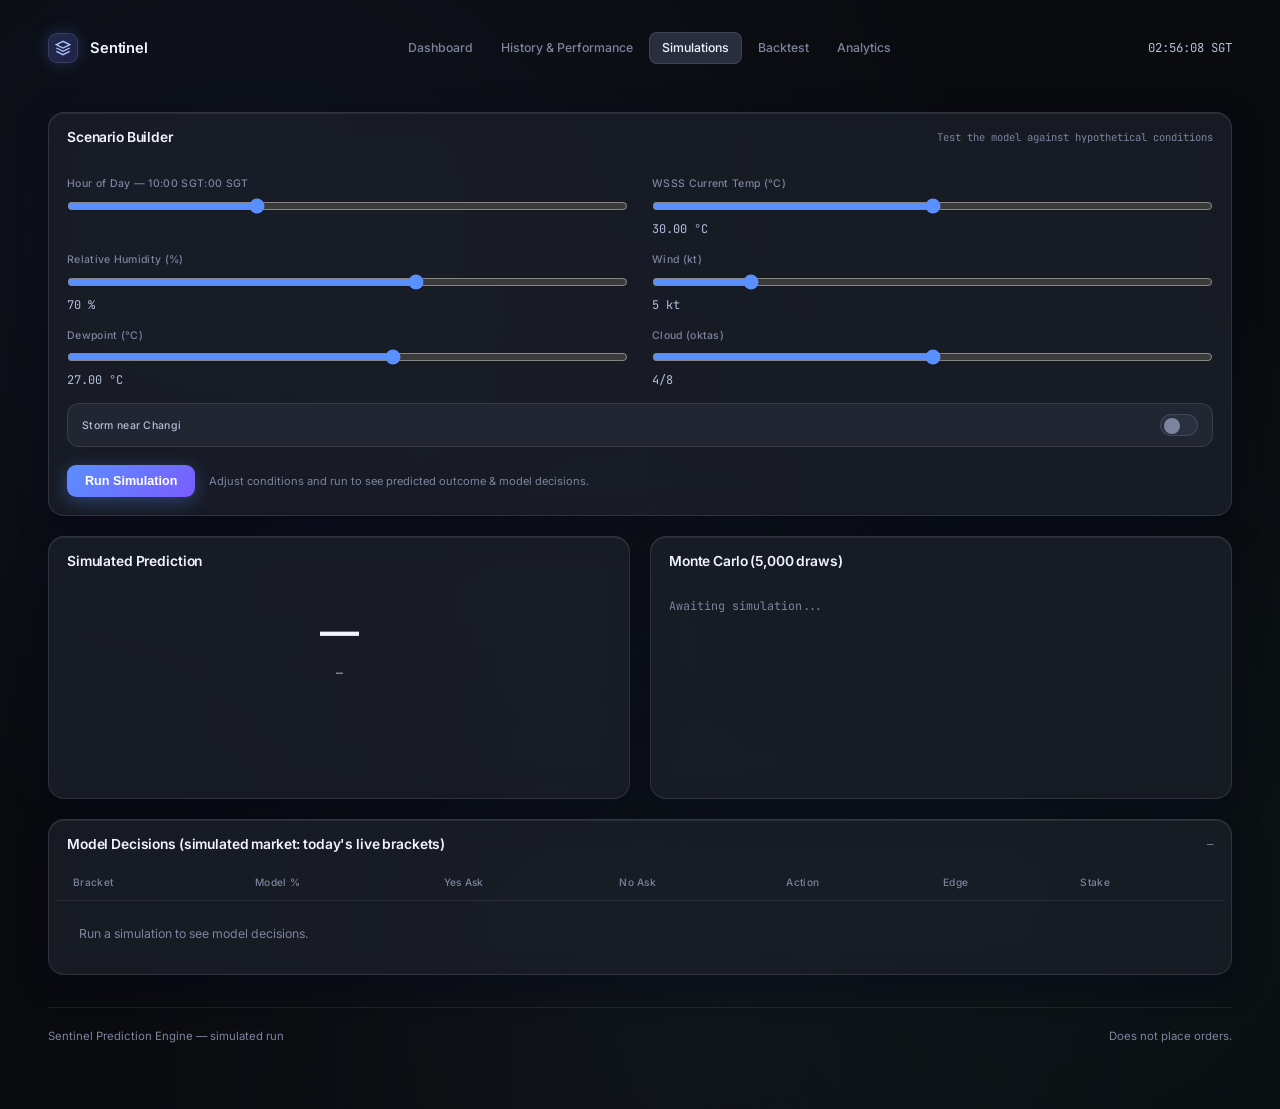
<file: static/simulate.html>
<!DOCTYPE html>
<html lang="en">
<head>
  <meta charset="utf-8" />
  <meta name="viewport" content="width=device-width, initial-scale=1" />
  <title>Sentinel · Simulations</title>
  <link rel="preconnect" href="https://fonts.googleapis.com">
  <link rel="preconnect" href="https://fonts.gstatic.com" crossorigin>
  <link href="https://fonts.googleapis.com/css2?family=JetBrains+Mono:wght@400;500;600&family=Inter:wght@400;500;600;700&display=swap" rel="stylesheet">
  <link rel="stylesheet" href="style.css" />
</head>
<body>
  <div class="app">
    <header class="header">
      <div class="header__brand">
        <a href="index.html" style="text-decoration:none;color:inherit">
          <div class="header__logo">
            <svg width="24" height="24" viewBox="0 0 24 24" fill="none" stroke="currentColor" stroke-width="2">
              <path d="M12 2L2 7l10 5 10-5-10-5zM2 17l10 5 10-5M2 12l10 5 10-5"/>
            </svg>
          </div>
        </a>
        <h1 class="header__title">Sentinel</h1>
      </div>
      <nav class="nav">
        <a class="nav__link" href="index.html">Dashboard</a>
        <a class="nav__link" href="history.html">History &amp; Performance</a>
        <a class="nav__link is-active" href="simulate.html">Simulations</a>
        <a class="nav__link" href="backtest.html">Backtest</a>
        <a class="nav__link" href="analytics.html">Analytics</a>
      </nav>
      <div class="header__right">
        <div class="header__clock" id="clock">--:--:-- SGT</div>
      </div>
    </header>

    <main class="page">
      <!-- Scenario builder -->
      <section class="panel">
        <div class="panel__header">
          <h3 class="panel__title">Scenario Builder</h3>
          <span class="panel__time" style="font-size:0.7rem;color:var(--muted-ink);">Test the model against hypothetical conditions</span>
        </div>
        <div class="sim-controls" id="sim-controls">
          <div class="control">
            <label id="lab-hour">Hour of Day — <span id="ctl-hour-val">10</span>:00 SGT</label>
            <input type="range" id="ctl-hour" min="6" max="18" step="1" value="10" />
          </div>
          <div class="control">
            <label id="lab-temp">WSSS Current Temp (°C)</label>
            <input type="range" id="ctl-temp" min="24" max="36" step="0.1" value="30.0" />
            <span class="control__value" id="ctl-temp-val">30.0 °C</span>
          </div>
          <div class="control">
            <label id="lab-rh">Relative Humidity (%)</label>
            <input type="range" id="ctl-rh" min="20" max="100" step="1" value="70" />
            <span class="control__value" id="ctl-rh-val">70 %</span>
          </div>
          <div class="control">
            <label id="lab-wind">Wind (kt)</label>
            <input type="range" id="ctl-wind" min="0" max="30" step="1" value="5" />
            <span class="control__value" id="ctl-wind-val">5 kt</span>
          </div>
          <div class="control">
            <label id="lab-dewp">Dewpoint (°C)</label>
            <input type="range" id="ctl-dewp" min="20" max="32" step="0.1" value="27.0" />
            <span class="control__value" id="ctl-dewp-val">27.0 °C</span>
          </div>
          <div class="control">
            <label id="lab-cloud">Cloud (oktas)</label>
            <input type="range" id="ctl-cloud" min="0" max="8" step="1" value="4" />
            <span class="control__value" id="ctl-cloud-val">4/8</span>
          </div>
          <div class="control control--toggle" style="grid-column:1/-1;">
            <label for="ctl-storm">Storm near Changi</label>
            <label class="switch"><input type="checkbox" id="ctl-storm" /><span class="switch__slider"></span></label>
          </div>
          <div class="sim-actions">
            <button class="btn btn--primary" id="sim-run">Run Simulation</button>
            <span class="sim-hint" id="sim-hint">Adjust conditions and run to see predicted outcome &amp; model decisions.</span>
          </div>
        </div>
      </section>

      <!-- Results: prediction + Monte Carlo -->
      <div class="page__grid">
        <section class="panel">
          <div class="panel__header"><h3 class="panel__title">Simulated Prediction</h3></div>
          <div style="display:flex;flex-direction:column;align-items:center;padding:20px;gap:4px;" id="sim-pred">
            <div style="font-size:2.6rem;font-weight:650;letter-spacing:-0.03em;color:var(--primary-ink);" id="sim-mu">—</div>
            <div style="font-family:var(--font-mono);font-size:0.78rem;color:var(--secondary-ink);" id="sim-sigma">—</div>
            <div style="height:68px;width:100%;margin-top:8px;" id="sim-chart"></div>
            <div id="sim-context" style="width:100%;display:flex;flex-wrap:wrap;gap:6px;margin-top:12px;"></div>
          </div>
        </section>

        <section class="panel">
          <div class="panel__header"><h3 class="panel__title">Monte Carlo (5,000 draws)</h3></div>
          <div id="sim-mc" style="padding:16px 18px;font-family:var(--font-mono);font-size:0.78rem;color:var(--muted-ink);">Awaiting simulation...</div>
        </section>
      </div>

      <!-- Decision table from the edge model -->
      <section class="panel">
        <div class="panel__header">
          <h3 class="panel__title">Model Decisions (simulated market: today's live brackets)</h3>
          <span class="panel__time" id="sim-event-date">—</span>
        </div>
        <div class="tablewrap">
          <table class="table">
            <thead>
              <tr>
                <th>Bracket</th>
                <th class="t-right">Model %</th>
                <th class="t-right">Yes Ask</th>
                <th class="t-right">No Ask</th>
                <th>Action</th>
                <th class="t-right">Edge</th>
                <th class="t-right">Stake</th>
              </tr>
            </thead>
            <tbody id="sim-brackets-body">
              <tr><td colspan="7" class="emptystate">Run a simulation to see model decisions.</td></tr>
            </tbody>
          </table>
        </div>
      </section>
    </main>

    <footer class="footer">
      <span style="font-size:0.76rem;color:var(--muted-ink);">Sentinel Prediction Engine — simulated run</span>
      <span style="font-size:0.76rem;color:var(--muted-ink);">Does not place orders.</span>
    </footer>
  </div>
  <script src="simulate.js"></script>
</body>
</html>
</file>
<file: static/style.css>
/* ============================================================
   Sentinel Prediction Engine — Dark & refined
   Linear-style: near-black canvas, layered gray surfaces instead
   of box borders, one accent, no glow, 14px radii, airy spacing.
   ============================================================ */

@import url('https://fonts.googleapis.com/css2?family=Inter:wght@400;500;600;700&family=JetBrains+Mono:wght@400;500;600&display=swap');

:root {
  /* Deep space glassmorphism — translucent surfaces with blur */
  --canvas:        #0a0b0f;
  --glass-1:       rgba(28, 31, 40, 0.82);   /* frosted base panels */
  --glass-2:       rgba(36, 40, 52, 0.88);   /* raised cards */
  --glass-3:       rgba(44, 49, 65, 0.94);   /* hover / input */
  --overlay:       rgba(52, 58, 76, 0.96);   /* floating overlays */
  --glass-border:  rgba(255, 255, 255, 0.11);
  --glass-glow:    0 8px 32px rgba(0, 5, 30, 0.36);
  --backdrop-blur: blur(12px) saturate(180%);

  /* Hairlines — subtle glow edges */
  --hairline:      rgba(255, 255, 255, 0.08);
  --hairline-soft: rgba(255, 255, 255, 0.04);

  /* Text — high contrast, slight cyan tint */
  --primary-ink:   #f1f4ff;
  --secondary-ink: #b4bdd9;
  --muted-ink:     #7c849f;
  --text-inverse:  #0a0b0f;

  /* Accent — electric blue-purple gradient that glows */
  --accent:        #5a8fff;
  --accent-soft:   rgba(90, 143, 255, 0.16);
  --accent-ink:    #a8c6ff;
  --accent-glow:   0 0 20px rgba(90, 143, 255, 0.4);

  /* Status — electric neon */
  --success:       #2ee8c0;
  --warning:       #ffb13d;
  --danger:        #ff6b8d;
  --purple:        #a68eff;
  --aqua:          #00c3e6;

  /* Data visualization — gradient-ready */
  --series-1:      #5a8fff;
  --series-2:      #2ee8c0;
  --series-3:      #ffb13d;
  --series-4:      #ff6b8d;
  --grid:          rgba(255, 255, 255, 0.04);

  /* Typography — sharper */
  --font:          'Inter', -apple-system, BlinkMacSystemFont, 'Segoe UI', system-ui, sans-serif;
  --font-mono:     'JetBrains Mono', 'SF Mono', Consolas, monospace;

  /* Sizing & depth — refined */
  --radius:        16px;
  --radius-sm:     12px;
  --radius-xs:     8px;
  --shadow-card:   0 1px 2px rgba(0, 0, 0, 0.25), 0 8px 24px -16px rgba(0, 5, 30, 0.45);
  --shadow-pop:    0 2px 8px rgba(0, 0, 0, 0.4), 0 20px 48px -20px rgba(0, 5, 30, 0.5);
  --shadow-glass:  inset 0 1px 0 rgba(255, 255, 255, 0.08), 0 8px 32px rgba(0, 5, 30, 0.4);

  /* Back-compat aliases — app.js inline styles use these */
  --bg-deep:       var(--canvas);
  --bg-panel:      var(--glass-1);
  --bg-card:       var(--glass-2);
  --bg-hover:      rgba(255, 255, 255, 0.06);
  --border:        var(--hairline);
  --border-dim:    var(--hairline);
  --text:          var(--primary-ink);
  --text-dim:      var(--secondary-ink);
  --text-muted:    var(--muted-ink);
  --accent-glow:   var(--accent-glow);
  --radius-sm-old: var(--radius-sm);
  --shadow:        var(--shadow-pop);

  /* Motion — smoother */
  --ease-out:      cubic-bezier(0.19, 1, 0.22, 1);
  --duration-fast: 140ms;
  --duration:      220ms;
  --duration-slow: 380ms;
}

/* Reset & Base */
*, *::before, *::after { box-sizing: border-box; margin: 0; padding: 0; }

html { font-size: 15px; }

body {
  font-family: var(--font);
  background: var(--canvas);
  background-image:
    radial-gradient(ellipse at 20% 20%, rgba(90, 143, 255, 0.06) 0%, transparent 50%),
    radial-gradient(ellipse at 80% 80%, rgba(46, 232, 192, 0.04) 0%, transparent 50%),
    radial-gradient(ellipse at 50% 100%, rgba(168, 198, 255, 0.03) 0%, transparent 60%);
  color: var(--primary-ink);
  line-height: 1.5;
  -webkit-font-smoothing: antialiased;
  text-rendering: optimizeLegibility;
  min-height: 100vh;
}

/* App container */
.app {
  max-width: 1240px;
  margin: 0 auto;
  padding: 28px 28px 64px;
}

/* Header */
.header {
  display: flex;
  justify-content: space-between;
  align-items: center;
  padding: 4px 0 24px;
  margin-bottom: 24px;
}
.header__brand { display: flex; align-items: center; gap: 12px; }
.header__logo {
  width: 30px; height: 30px;
  background: linear-gradient(135deg, rgba(90, 143, 255, 0.22), rgba(122, 92, 255, 0.22));
  border-radius: 9px;
  display: grid; place-items: center;
  color: var(--accent-ink);
  border: 1px solid var(--glass-border);
  box-shadow: 0 0 16px rgba(90, 143, 255, 0.25);
}
.header__logo svg { width: 16px; height: 16px; }
.header__title {
  font-size: 0.98rem;
  font-weight: 600;
  letter-spacing: -0.01em;
  color: var(--primary-ink);
}
.header__badge {
  font-size: 0.66rem;
  font-weight: 600;
  text-transform: uppercase;
  letter-spacing: 0.07em;
  padding: 3px 9px;
  border-radius: 999px;
  background: var(--glass-3);
  color: var(--muted-ink);
}
.header__badge[data-state="ok"] { background: rgba(12, 163, 12, 0.14); color: var(--success); }
.header__badge[data-state="error"] { background: rgba(230, 103, 103, 0.14); color: var(--danger); }
.header__badge[data-state="loading"] { animation: pulse 1.5s ease infinite; }
.header__right { display: flex; align-items: center; gap: 18px; }
.header__clock {
  font-family: var(--font-mono);
  font-size: 0.82rem;
  color: var(--secondary-ink);
  font-variant-numeric: tabular-nums;
}

/* Nav */
.nav {
  display: flex;
  align-items: center;
  gap: 4px;
  margin-left: 4px;
}
.nav__link {
  font-size: 0.82rem;
  font-weight: 500;
  color: var(--muted-ink);
  text-decoration: none;
  padding: 6px 12px;
  border-radius: 8px;
  transition: all var(--duration-fast);
}
.nav__link:hover { color: var(--secondary-ink); background: var(--glass-2); }
.nav__link.is-active { color: var(--primary-ink); background: var(--glass-3); border: 1px solid var(--glass-border); }

/* Page shell for non-dashboard views */
.page {
  display: flex;
  flex-direction: column;
  gap: 20px;
}
.page__grid {
  display: grid;
  grid-template-columns: 1fr 1fr;
  gap: 20px;
}
@media (max-width: 900px) { .page__grid { grid-template-columns: 1fr; } }
.page__stack { display: flex; flex-direction: column; gap: 20px; }

/* History table row pnl coloring */
.pnl-pos { color: var(--success) !important; }
.pnl-neg { color: var(--danger) !important; }

/* Performance stat row */
.perf-stats {
  display: grid;
  grid-template-columns: repeat(4, 1fr);
  gap: 12px;
}
@media (max-width: 900px) { .perf-stats { grid-template-columns: repeat(2, 1fr); } }
.perf-stat {
  background: var(--glass-2);
  backdrop-filter: var(--backdrop-blur);
  -webkit-backdrop-filter: var(--backdrop-blur);
  border: 1px solid var(--glass-border);
  border-radius: var(--radius-sm);
  padding: 14px 16px;
  display: flex;
  flex-direction: column;
  gap: 4px;
}
.perf-stat__label {
  font-size: 0.66rem;
  font-weight: 500;
  letter-spacing: 0.04em;
  color: var(--muted-ink);
}
.perf-stat__value {
  font-size: 1.5rem;
  font-weight: 650;
  letter-spacing: -0.02em;
  color: var(--primary-ink);
  font-family: var(--font-mono);
  font-variant-numeric: tabular-nums;
}
.perf-stat__note { font-size: 0.7rem; color: var(--muted-ink); }

/* Simulator controls */
.sim-controls {
  display: grid;
  grid-template-columns: repeat(2, 1fr);
  gap: 14px 24px;
  padding: 18px;
}
@media (max-width: 700px) { .sim-controls { grid-template-columns: 1fr; } }
.control {
  display: flex;
  flex-direction: column;
  gap: 6px;
}
.control label {
  font-size: 0.7rem;
  font-weight: 500;
  letter-spacing: 0.03em;
  color: var(--muted-ink);
}
.control input[type="range"] {
  width: 100%;
  accent-color: var(--accent);
}
.control .control__value {
  font-family: var(--font-mono);
  font-size: 0.8rem;
  color: var(--secondary-ink);
}
.control input[type="number"] {
  background: var(--glass-2);
  border: 1px solid var(--glass-border);
  border-radius: 8px;
  color: var(--primary-ink);
  font-family: var(--font-mono);
  font-size: 0.84rem;
  padding: 7px 10px;
  width: 120px;
}
.control input[type="number"]:focus { outline: none; border-color: var(--accent); }
.control--toggle {
  flex-direction: row;
  align-items: center;
  justify-content: space-between;
  border: 1px solid var(--glass-border);
  border-radius: var(--radius-sm);
  padding: 10px 14px;
  background: var(--glass-2);
  backdrop-filter: var(--backdrop-blur);
  -webkit-backdrop-filter: var(--backdrop-blur);
}
.control--toggle label { color: var(--secondary-ink); margin: 0; }
.switch {
  position: relative;
  width: 38px; height: 22px;
  flex: 0 0 auto;
}
.switch input { opacity: 0; width: 0; height: 0; }
.switch__slider {
  position: absolute; inset: 0;
  background: var(--glass-3);
  border: 1px solid var(--glass-border);
  border-radius: 999px;
  transition: background var(--duration-fast);
  cursor: pointer;
}
.switch__slider::before {
  content: '';
  position: absolute;
  width: 16px; height: 16px; left: 3px; top: 3px;
  background: var(--muted-ink);
  border-radius: 50%;
  transition: all var(--duration-fast);
}
.switch input:checked + .switch__slider { background: linear-gradient(135deg, #5a8fff, #7a5cff); box-shadow: 0 0 12px rgba(90, 143, 255, 0.5); }
.switch input:checked + .switch__slider::before { left: 19px; background: #fff; }

.sim-actions {
  grid-column: 1 / -1;
  display: flex;
  align-items: center;
  gap: 14px;
  padding-top: 4px;
}
.btn--primary {
  background: linear-gradient(135deg, #5a8fff, #7a5cff);
  box-shadow: 0 4px 18px rgba(90, 143, 255, 0.35);
  color: #fff;
  font-size: 0.84rem;
  font-weight: 600;
  padding: 9px 18px;
  border-radius: 9px;
  transition: all var(--duration-fast);
}
.btn--primary:hover { filter: brightness(1.12); box-shadow: 0 6px 22px rgba(90, 143, 255, 0.45); transform: translateY(-1px); }
.sim-hint {
  font-size: 0.74rem;
  color: var(--muted-ink);
}
.ctx-chip {
  background: var(--glass-2);
  backdrop-filter: var(--backdrop-blur);
  -webkit-backdrop-filter: var(--backdrop-blur);
  border: 1px solid var(--glass-border);
  color: var(--secondary-ink);
  font-family: var(--font-mono);
  font-size: 0.72rem;
  padding: 4px 10px;
  border-radius: 999px;
}
.text--muted { color: var(--muted-ink); }

.btn { appearance: none; border: none; cursor: pointer; }
.btn--ghost {
  background: transparent;
  color: var(--muted-ink);
  width: 32px; height: 32px;
  border-radius: 9px;
  display: grid; place-items: center;
  transition: all var(--duration-fast);
}
.btn--ghost:hover { background: var(--glass-3); color: var(--primary-ink); }

/* Main */
.main { display: flex; flex-direction: column; gap: 20px; }

/* Panels — glassmorphism */
.panel {
  background: var(--glass-1);
  backdrop-filter: var(--backdrop-blur);
  -webkit-backdrop-filter: var(--backdrop-blur);
  border-radius: var(--radius);
  box-shadow: var(--shadow-glass);
  border: 1px solid var(--glass-border);
}
.panel__header {
  display: flex;
  justify-content: space-between;
  align-items: center;
  padding: 14px 18px 10px;
}
.panel__title {
  font-size: 0.92rem;
  font-weight: 600;
  letter-spacing: -0.01em;
  color: var(--primary-ink);
}
.panel__time {
  font-family: var(--font-mono);
  font-size: 0.72rem;
  color: var(--muted-ink);
}
.analytics-legend {
  display: flex;
  flex-wrap: wrap;
  gap: 14px;
  padding: 0 18px 14px;
  font-family: var(--font-mono);
  font-size: 0.7rem;
  color: var(--secondary-ink);
}
.analytics-legend span {
  display: inline-flex;
  align-items: center;
  gap: 5px;
}
.sw {
  display: inline-block;
  width: 10px;
  height: 10px;
  border-radius: 2px;
}
.sw--temp { background: var(--accent); }
.sw--mu { background: transparent; border: 2px dashed #2ee8c0; border-radius: 0; }
.sw--pred { background: linear-gradient(90deg, #4aa8ff, #b388ff); }
.sw--dash { background: transparent; border-top: 2px dashed var(--muted-ink); border-radius: 0; }

/* Feed Throughput & Latency panel */
.lat-grid {
  display: grid;
  grid-template-columns: 260px 1fr;
  gap: 18px;
  padding: 6px 18px 8px;
}
.lat-hero { display: flex; flex-direction: column; justify-content: center; gap: 2px; }
.lat__label {
  font-size: 0.66rem;
  font-weight: 500;
  letter-spacing: 0.03em;
  color: var(--muted-ink);
}
.lat__value {
  font-size: 2.9rem;
  font-weight: 650;
  letter-spacing: -0.04em;
  line-height: 1.05;
  color: var(--primary-ink);
  font-variant-numeric: tabular-nums;
}
.lat__note { font-family: var(--font-mono); font-size: 0.7rem; color: var(--secondary-ink); }
.lat-stats {
  display: grid;
  grid-template-columns: repeat(3, 1fr);
  gap: 8px;
}
@media (max-width: 900px) {
  .lat-grid { grid-template-columns: 1fr; }
  .lat-stats { grid-template-columns: repeat(2, 1fr); }
}

/* Hero section */
.hero {
  display: grid;
  grid-template-columns: 300px 1fr;
  gap: 24px;
  background: var(--glass-1);
  backdrop-filter: var(--backdrop-blur);
  -webkit-backdrop-filter: var(--backdrop-blur);
  border: 1px solid var(--glass-border);
  border-radius: var(--radius);
  box-shadow: var(--shadow-glass);
  padding: 24px 26px;
}
.hero__left { display: flex; flex-direction: column; gap: 4px; }
.hero__label {
  font-size: 0.72rem;
  font-weight: 500;
  letter-spacing: 0.04em;
  color: var(--muted-ink);
}
.hero__value {
  font-size: 4.1rem;
  font-weight: 650;
  letter-spacing: -0.04em;
  line-height: 1;
  color: var(--primary-ink);
  font-variant-numeric: tabular-nums;
}
.hero__meta {
  font-family: var(--font-mono);
  font-size: 0.8rem;
  color: var(--secondary-ink);
  margin-top: 6px;
}
.hero__chart { margin-top: 14px; height: 84px; }
.hero__chart svg { width: 100%; height: 100%; }

.hero__right { display: flex; flex-direction: column; gap: 12px; }

.hero__context, .hero__feed {
  background: var(--glass-2);
  backdrop-filter: var(--backdrop-blur);
  -webkit-backdrop-filter: var(--backdrop-blur);
  border: 1px solid var(--glass-border);
  border-radius: var(--radius-sm);
  padding: 14px 16px;
  flex: 1;
}
.context__title, .feed__title {
  font-size: 0.7rem;
  font-weight: 600;
  text-transform: uppercase;
  letter-spacing: 0.07em;
  color: var(--muted-ink);
  margin-bottom: 8px;
}
.context__list {
  font-family: var(--font-mono);
  font-size: 0.76rem;
  color: var(--accent-ink);
  line-height: 1.7;
}
.context__list span { display: block; }
.context__list span::before {
  content: '› ';
  margin-right: 4px;
  color: var(--muted-ink);
}

.feed__status {
  display: flex;
  align-items: center;
  gap: 8px;
  font-size: 0.86rem;
  color: var(--primary-ink);
  margin-bottom: 8px;
}
.feed__dot {
  width: 8px; height: 8px;
  border-radius: 50%;
  background: var(--muted-ink);
}
.feed__status[data-state="ok"] .feed__dot { background: var(--success); }
.feed__status[data-state="error"] .feed__dot { background: var(--danger); }
.feed__stats {
  display: flex;
  gap: 18px;
  font-family: var(--font-mono);
  font-size: 0.72rem;
  color: var(--muted-ink);
}

@keyframes pulse { 0%, 100% { opacity: 1; } 50% { opacity: 0.4; } }

/* Flow Panel — the data pipeline, quieted down */
.flow-panel {
  position: relative;
  background: var(--glass-1);
  backdrop-filter: var(--backdrop-blur);
  -webkit-backdrop-filter: var(--backdrop-blur);
  border: 1px solid var(--glass-border);
  border-radius: var(--radius);
  box-shadow: var(--shadow-glass);
  padding: 16px 20px 4px;
  overflow: hidden;
}
.flow__title {
  display: flex;
  align-items: center;
  gap: 8px;
  font-size: 0.92rem;
  font-weight: 600;
  letter-spacing: -0.01em;
  color: var(--primary-ink);
  margin-bottom: 10px;
  position: relative;
  z-index: 1;
}
.flow__svg {
  height: 740px;
  max-width: 1240px;
  margin: 0 auto;
  position: relative;
  z-index: 1;
}
.flow__svg svg { width: 100%; height: 100%; display: block; }

/* Stage value flash when it updates */
.stage-flash { animation: stageFlash 0.7s var(--ease-out); transform-origin: center center; }
@keyframes stageFlash {
  0%   { opacity: 0.4; }
  100% { opacity: 1; }
}

/* Dual Panel (WSSS + Decision) */
.dual-panel {
  display: grid;
  grid-template-columns: 1fr 1fr;
  gap: 20px;
}
@media (max-width: 900px) { .dual-panel { grid-template-columns: 1fr; } }

/* WSSS Panel */
.wsss__grid {
  display: grid;
  grid-template-columns: 150px 1fr;
  gap: 18px;
  padding: 6px 18px 18px;
}
.wsss__main { display: flex; flex-direction: column; align-items: flex-start; }
.wsss__temp {
  font-size: 2.6rem;
  font-weight: 650;
  letter-spacing: -0.03em;
  color: var(--primary-ink);
  line-height: 1;
  font-variant-numeric: tabular-nums;
}
.wsss__flight {
  font-size: 0.68rem;
  font-weight: 600;
  padding: 3px 10px;
  border-radius: 999px;
  margin-top: 10px;
  background: rgba(12, 163, 12, 0.13);
  color: var(--success);
}
.wsss__flight[data-cat="MVFR"] { background: rgba(250, 178, 25, 0.13); color: var(--warning); }
.wsss__flight[data-cat="IFR"] { background: rgba(230, 103, 103, 0.13); color: var(--danger); }
.wsss__flight[data-cat="LIFR"] { background: rgba(144, 133, 233, 0.15); color: var(--purple); }
.wsss__wx {
  font-family: var(--font-mono);
  font-size: 0.74rem;
  color: var(--secondary-ink);
  margin-top: 6px;
}
.wsss__stats {
  display: grid;
  grid-template-columns: repeat(3, 1fr);
  gap: 8px;
}
.stat {
  display: flex;
  flex-direction: column;
  gap: 2px;
  padding: 8px 10px;
  background: var(--glass-2);
  backdrop-filter: var(--backdrop-blur);
  -webkit-backdrop-filter: var(--backdrop-blur);
  border: 1px solid var(--glass-border);
  border-radius: var(--radius-sm);
}
.stat__label {
  font-size: 0.62rem;
  font-weight: 500;
  letter-spacing: 0.03em;
  color: var(--muted-ink);
}
.stat__value {
  font-family: var(--font-mono);
  font-size: 0.86rem;
  font-weight: 500;
  color: var(--primary-ink);
  font-variant-numeric: tabular-nums;
}
.wsss__sparkline { height: 44px; padding: 0 18px 14px; }
.wsss__sparkline svg { width: 100%; height: 100%; }

/* Decision Panel */
.decision__flow {
  padding: 6px 18px 16px;
  display: flex;
  flex-direction: column;
  gap: 6px;
}
.decision__node {
  display: flex;
  align-items: center;
  gap: 12px;
  padding: 9px 12px;
  background: var(--glass-2);
  backdrop-filter: var(--backdrop-blur);
  -webkit-backdrop-filter: var(--backdrop-blur);
  border: 1px solid var(--glass-border);
  border-radius: var(--radius-sm);
  transition: background var(--duration), border-color var(--duration);
}
.decision__node:hover { border-color: var(--accent); }
.decision__node[data-type="input"] { box-shadow: inset 3px 0 0 var(--accent); }
.decision__node[data-type="process"] { box-shadow: inset 3px 0 0 var(--warning); }
.decision__node[data-type="output"] { box-shadow: inset 3px 0 0 var(--success); }
.decision__node[data-type="action"] { box-shadow: inset 3px 0 0 var(--purple); }
.decision__node[data-active="true"] { background: var(--accent-soft); }
.decision__node-label {
  font-size: 0.68rem;
  font-weight: 500;
  letter-spacing: 0.03em;
  color: var(--muted-ink);
  min-width: 76px;
}
.decision__node-value {
  font-family: var(--font-mono);
  font-size: 0.84rem;
  font-weight: 500;
  color: var(--primary-ink);
}

/* Map Panel */
.map__controls {
  display: flex;
  align-items: center;
  gap: 14px;
  padding-right: 6px;
}
.metric-toggle {
  display: flex;
  gap: 4px;
  background: var(--glass-2);
  backdrop-filter: var(--backdrop-blur);
  -webkit-backdrop-filter: var(--backdrop-blur);
  border: 1px solid var(--glass-border);
  padding: 3px;
  border-radius: 10px;
}
.metric-toggle__btn {
  font-family: var(--font-mono);
  font-size: 0.72rem;
  padding: 4px 12px;
  background: transparent;
  border: none;
  border-radius: 8px;
  color: var(--muted-ink);
  cursor: pointer;
  transition: all var(--duration-fast);
}
.metric-toggle__btn:hover { color: var(--secondary-ink); }
.metric-toggle__btn[data-active="true"] {
  background: var(--glass-3);
  color: var(--primary-ink);
  box-shadow: 0 1px 4px rgba(0, 0, 0, 0.3);
}
.map__legend .legend-note {
  color: var(--muted-ink);
  font-size: 0.7rem;
  text-transform: none;
  letter-spacing: 0;
}
.map__legend {
  display: flex;
  align-items: center;
  gap: 8px;
  font-size: 0.72rem;
  color: var(--muted-ink);
}
.map__legend span { display: inline-block; width: 10px; height: 10px; border-radius: 3px; }
.map__container {
  height: 340px;
  background: #0f1116;
  border-radius: 0 0 var(--radius) var(--radius);
  overflow: hidden;
}
/* Leaflet requires height on the map element itself, not its wrapper. */
#map {
  height: 100%;
  min-height: 340px;
  background: #0f1116;
  z-index: 0;
}
.map__timestamp {
  padding: 10px 18px;
  font-family: var(--font-mono);
  font-size: 0.7rem;
  color: var(--muted-ink);
  border-top: 1px solid var(--hairline);
}

/* Leaflet dark refinement */
.leaflet-container { background: #0f1116; font-family: var(--font); }
.leaflet-tile-pane { filter: brightness(0.7) invert(0.92) hue-rotate(180deg) saturate(0.6) contrast(0.9); }
.leaflet-popup-content-wrapper { background: var(--overlay); backdrop-filter: var(--backdrop-blur); -webkit-backdrop-filter: var(--backdrop-blur); color: var(--primary-ink); border: 1px solid var(--glass-border); border-radius: var(--radius-sm); box-shadow: var(--shadow-pop); }
.leaflet-popup-content { font-family: var(--font); margin: 12px 14px; line-height: 1.5; }
.leaflet-popup-tip { background: var(--overlay); }
.leaflet-control-zoom { border: none !important; }
.leaflet-control-zoom a { background: var(--glass-3) !important; color: var(--primary-ink) !important; border: 1px solid var(--glass-border) !important; }

/* Terminal Grid */
.terminal-grid {
  display: grid;
  grid-template-columns: 340px 1fr;
  gap: 20px;
}
@media (max-width: 1000px) { .terminal-grid { grid-template-columns: 1fr; } }

/* Tables */
.tablewrap { overflow-x: auto; padding: 0 6px 6px; }
.table {
  width: 100%;
  border-collapse: collapse;
  font-size: 0.86rem;
}
.table th, .table td {
  padding: 10px 14px;
  text-align: left;
  border-bottom: 1px solid var(--hairline);
}
.table th:first-child, .table td:first-child { padding-left: 18px; }
.table th:last-child, .table td:last-child { padding-right: 18px; }
.table tr:last-child td { border-bottom: none; }
.table th {
  font-size: 0.68rem;
  font-weight: 500;
  letter-spacing: 0.03em;
  color: var(--muted-ink);
}
.table tbody tr { transition: background var(--duration-fast); }
.table tbody tr:hover { background: rgba(255, 255, 255, 0.025); }
.t-right, .table td.num, .table th.num { text-align: right; }

.table td.yes { color: var(--success); font-weight: 600; font-family: var(--font-mono); }
.table td.no { color: var(--warning); font-weight: 600; font-family: var(--font-mono); }
.table td.green { color: var(--success); }
.table td.red { color: var(--danger); }

.emptystate {
  text-align: center;
  color: var(--muted-ink);
  padding: 24px !important;
  font-size: 0.82rem;
}

/* Tags */
.tag {
  display: inline-flex;
  align-items: center;
  gap: 4px;
  padding: 2px 9px;
  border-radius: 999px;
  font-size: 0.68rem;
  font-weight: 600;
  font-family: var(--font-mono);
  white-space: nowrap;
}
.tag--BUY_YES, .tag--ENTER_YES, .tag--YES { background: rgba(12, 163, 12, 0.13); color: var(--success); }
.tag--BUY_NO, .tag--ENTER_NO, .tag--NO { background: rgba(250, 178, 25, 0.12); color: var(--warning); }
.tag--TAKE_PROFIT { background: rgba(12, 163, 12, 0.2); color: var(--success); }
.tag--STOP { background: rgba(230, 103, 103, 0.13); color: var(--danger); }
.tag--HOLD, .tag--HOLD_YES, .tag--HOLD_NO { background: rgba(166, 173, 186, 0.13); color: var(--secondary-ink); }
.tag--TIMING_HOLD { background: rgba(166, 173, 186, 0.1); color: var(--muted-ink); }
.tag--SKIP, .tag--NO_TRADE, .tag--NO_SIGNAL { background: rgba(166, 173, 186, 0.09); color: var(--muted-ink); }
.tag--OPEN, .tag--DAILY_STOP { background: rgba(250, 178, 25, 0.14); color: var(--warning); }
.tag--RESOLVED { background: rgba(166, 173, 186, 0.09); color: var(--muted-ink); }

/* Red-dot "live priced from WebSocket" badge — inline in the bracket-name cell,
   so patchPrices' cells[2]/cells[3] price columns never shift. */
.badge-live {
  display: inline-flex;
  align-items: center;
  gap: 4px;
  margin-left: 6px;
  padding: 1px 6px;
  border-radius: 999px;
  background: rgba(12, 163, 12, 0.13);
  color: var(--success);
  font-size: 0.6rem;
  font-weight: 600;
  font-family: var(--font-mono);
  letter-spacing: 0.3px;
  white-space: nowrap;
  vertical-align: middle;
}
.badge-live::before {
  content: '●';
  font-size: 0.55rem;
  animation: pulse 1.6s ease infinite;
}
.badge-live[data-source="metadata"]::before { animation: none; }

/* Signal-state banner in the prediction meta line. */
.signal-banner {
  display: inline-flex;
  align-items: center;
  gap: 6px;
  margin-top: 3px;
  padding: 3px 10px;
  border-radius: 999px;
  font-family: var(--font-mono);
  font-size: 0.68rem;
  font-weight: 600;
  letter-spacing: 0.2px;
}
.signal-banner[data-status="live"] { background: rgba(12, 163, 12, 0.12); color: var(--success); }
.signal-banner[data-status="formed"] { background: rgba(250, 178, 25, 0.12); color: var(--warning); }
.signal-banner[data-status="no_signal"] { background: rgba(166, 173, 186, 0.10); color: var(--muted-ink); }
.signal-banner[data-status="live"]::before { content: '●'; animation: pulse 1.6s ease infinite; }

/* Footer */
.footer {
  display: flex;
  justify-content: space-between;
  align-items: center;
  margin-top: 32px;
  padding-top: 20px;
  border-top: 1px solid var(--hairline);
  font-size: 0.76rem;
  color: var(--muted-ink);
}
.footer a { color: var(--secondary-ink); text-decoration: none; transition: color var(--duration-fast); }
.footer a:hover { color: var(--primary-ink); }
.divider { margin: 0 10px; opacity: 0.4; }

/* Toast */
.toast {
  position: fixed;
  bottom: 24px;
  right: 24px;
  padding: 12px 20px;
  background: var(--glass-3);
  backdrop-filter: var(--backdrop-blur);
  -webkit-backdrop-filter: var(--backdrop-blur);
  border: 1px solid var(--glass-border);
  border-radius: var(--radius-sm);
  color: var(--primary-ink);
  font-size: 0.84rem;
  box-shadow: var(--shadow-pop);
  z-index: 9999;
  animation: slideIn 0.3s var(--ease-out);
}
.toast.hidden { display: none; }
@keyframes slideIn { from { transform: translateY(16px); opacity: 0; } to { transform: translateY(0); opacity: 1; } }

/* Scrollbar */
::-webkit-scrollbar { width: 8px; height: 8px; }
::-webkit-scrollbar-thumb { background: var(--glass-3); border-radius: 4px; }
::-webkit-scrollbar-thumb:hover { background: var(--muted-ink); }

/* Responsive */
@media (max-width: 768px) {
  .app { padding: 16px 16px 40px; }
  .hero { grid-template-columns: 1fr; padding: 20px; }
  .hero__value { font-size: 3.2rem; }
  .dual-panel, .terminal-grid { grid-template-columns: 1fr; }
  .metric-toggle { flex-wrap: wrap; }
  .wsss__grid { grid-template-columns: 1fr; }
  .wsss__stats { grid-template-columns: repeat(2, 1fr); }
}
/* Chart.js overlay polish */
canvas { display: block; }
.hero__chart canvas { height: 84px; }
</file>
